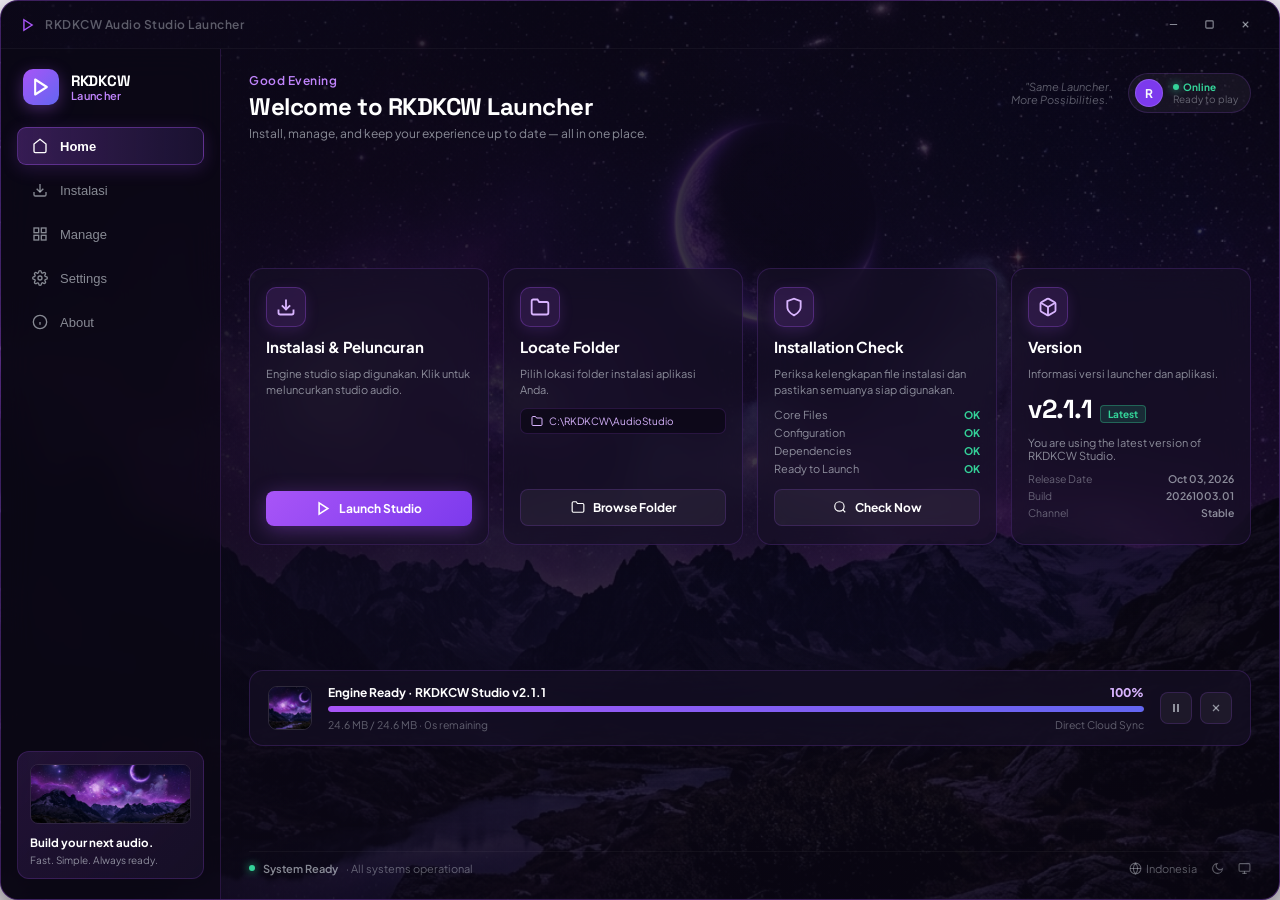
<file: dist_frontend/index.html>
<!DOCTYPE html>
<html lang="id">
<head>
  <meta charset="UTF-8" />
  <meta name="viewport" content="width=device-width, initial-scale=1.0" />
  <title>RKDKCW Launcher</title>
  <link rel="preconnect" href="https://fonts.googleapis.com" />
  <link rel="preconnect" href="https://fonts.gstatic.com" crossorigin />
  <link href="https://fonts.googleapis.com/css2?family=Plus+Jakarta+Sans:wght@400;500;600;700;800&family=Space+Grotesk:wght@500;700&display=swap" rel="stylesheet" />
  <style>
    * {
      margin: 0;
      padding: 0;
      box-sizing: border-box;
      user-select: none;
      -webkit-user-select: none;
    }

    :root {
      --font-main: 'Plus Jakarta Sans', -apple-system, BlinkMacSystemFont, "Segoe UI", Roboto, sans-serif;
      --font-display: 'Space Grotesk', var(--font-main);
      --bg-window: rgba(14, 10, 26, 0.88);
      --bg-card: rgba(22, 16, 38, 0.65);
      --bg-card-hover: rgba(30, 22, 52, 0.75);
      --border-subtle: rgba(168, 85, 247, 0.18);
      --border-hover: rgba(168, 85, 247, 0.45);
      --purple-primary: #a855f7;
      --purple-glow: rgba(168, 85, 247, 0.35);
      --purple-dark: #7c3aed;
      --text-main: #f8fafc;
      --text-muted: rgba(226, 232, 240, 0.58);
      --text-dim: rgba(226, 232, 240, 0.38);
      --green-status: #34d399;
    }

    body, html {
      width: 100%;
      height: 100%;
      margin: 0;
      padding: 0;
      overflow: hidden;
      font-family: var(--font-main);
      color: var(--text-main);
      background: transparent;
    }

    /* Floating SaaS Launcher Window */
    .launcher-window {
      width: 100vw;
      height: 100vh;
      border-radius: 18px;
      border: 1px solid rgba(168, 85, 247, 0.32);
      box-shadow: 0 20px 60px rgba(0, 0, 0, 0.75), 0 0 35px rgba(168, 85, 247, 0.16);
      background-color: #0b0716;
      background-image:
        linear-gradient(to right, rgba(11, 7, 22, 0.94) 0%, rgba(11, 7, 22, 0.85) 30%, rgba(11, 7, 22, 0.72) 100%),
        url('launcher_bg.jpg');
      background-size: cover;
      background-position: center right;
      display: flex;
      flex-direction: column;
      position: relative;
      overflow: hidden;
    }

    /* Titlebar / Drag Region */
    .launcher-titlebar {
      height: 48px;
      padding: 0 20px;
      display: flex;
      align-items: center;
      justify-content: space-between;
      border-bottom: 1px solid rgba(255, 255, 255, 0.04);
      -webkit-app-region: drag;
      cursor: grab;
      z-index: 150;
    }

    .launcher-titlebar-left {
      display: flex;
      align-items: center;
      gap: 10px;
      font-size: 12px;
      font-weight: 600;
      color: var(--text-dim);
      letter-spacing: 0.5px;
    }

    .launcher-window-controls {
      display: flex;
      align-items: center;
      gap: 8px;
      -webkit-app-region: no-drag;
    }

    .win-control-btn {
      width: 28px;
      height: 28px;
      border-radius: 7px;
      background: transparent;
      border: 1px solid transparent;
      color: var(--text-muted);
      cursor: pointer;
      display: flex;
      align-items: center;
      justify-content: center;
      transition: all 0.18s ease;
    }

    .win-control-btn:hover {
      background: rgba(255, 255, 255, 0.08);
      color: #ffffff;
      border-color: rgba(255, 255, 255, 0.12);
    }

    .win-control-btn.close:hover {
      background: rgba(239, 68, 68, 0.85);
      border-color: #ef4444;
      color: #ffffff;
    }

    /* Main Body Layout: Sidebar + Content */
    .launcher-body {
      flex: 1;
      display: flex;
      min-height: 0;
    }

    /* ── LEFT SIDEBAR ── */
    .launcher-sidebar {
      width: 220px;
      min-width: 220px;
      border-right: 1px solid var(--border-subtle);
      background: rgba(11, 8, 20, 0.65);
      backdrop-filter: blur(16px);
      padding: 20px 16px;
      display: flex;
      flex-direction: column;
      justify-content: space-between;
      gap: 16px;
    }

    .sidebar-top {
      display: flex;
      flex-direction: column;
      gap: 22px;
    }

    .launcher-brand {
      display: flex;
      align-items: center;
      gap: 12px;
      padding: 0 6px;
    }

    .launcher-brand-icon {
      width: 36px;
      height: 36px;
      border-radius: 10px;
      background: linear-gradient(135deg, #a855f7 0%, #6366f1 100%);
      display: flex;
      align-items: center;
      justify-content: center;
      box-shadow: 0 4px 16px var(--purple-glow);
    }

    .launcher-brand-text {
      display: flex;
      flex-direction: column;
    }

    .brand-title {
      font-family: var(--font-display);
      font-size: 15px;
      font-weight: 700;
      color: #ffffff;
      letter-spacing: -0.3px;
      line-height: 1.15;
    }

    .brand-sub {
      font-size: 11px;
      color: #c084fc;
      font-weight: 600;
      letter-spacing: 0.3px;
    }

    /* Nav Links */
    .launcher-nav {
      display: flex;
      flex-direction: column;
      gap: 6px;
    }

    .launcher-nav-btn {
      display: flex;
      align-items: center;
      gap: 12px;
      padding: 10px 14px;
      border-radius: 9px;
      background: transparent;
      border: 1px solid transparent;
      color: var(--text-muted);
      font-size: 13px;
      font-weight: 500;
      cursor: pointer;
      transition: all 0.2s cubic-bezier(0.16, 1, 0.3, 1);
      width: 100%;
      text-align: left;
    }

    .launcher-nav-btn:hover {
      background: rgba(255, 255, 255, 0.05);
      color: #ffffff;
      transform: translateX(2px);
    }

    .launcher-nav-btn.active {
      background: linear-gradient(90deg, rgba(168, 85, 247, 0.28) 0%, rgba(139, 92, 246, 0.12) 100%);
      border: 1px solid rgba(168, 85, 247, 0.38);
      color: #ffffff;
      font-weight: 600;
      box-shadow: 0 4px 18px rgba(168, 85, 247, 0.18);
    }

    .launcher-nav-btn svg {
      width: 16px;
      height: 16px;
      stroke-width: 2;
    }

    /* Sidebar Mini Card Widget */
    .sidebar-promo-card {
      background: linear-gradient(135deg, rgba(168, 85, 247, 0.15) 0%, rgba(30, 20, 50, 0.6) 100%);
      border: 1px solid var(--border-subtle);
      border-radius: 12px;
      padding: 12px;
      position: relative;
      overflow: hidden;
    }

    .sidebar-promo-img {
      width: 100%;
      height: 60px;
      border-radius: 8px;
      object-fit: cover;
      margin-bottom: 8px;
      border: 1px solid rgba(255, 255, 255, 0.08);
    }

    .sidebar-promo-title {
      font-size: 11.5px;
      font-weight: 700;
      color: #ffffff;
      line-height: 1.3;
    }

    .sidebar-promo-desc {
      font-size: 10px;
      color: var(--text-muted);
      margin-top: 3px;
    }

    /* ── RIGHT MAIN WORKSPACE ── */
    .launcher-main {
      flex: 1;
      padding: 24px 28px;
      display: flex;
      flex-direction: column;
      justify-content: space-between;
      overflow-y: auto;
      min-width: 0;
    }

    /* Header Row */
    .main-header {
      display: flex;
      justify-content: space-between;
      align-items: flex-start;
      margin-bottom: 22px;
      gap: 16px;
    }

    .header-greeting-wrap {
      display: flex;
      flex-direction: column;
    }

    .header-eyebrow {
      font-size: 12px;
      font-weight: 600;
      color: #c084fc;
      letter-spacing: 0.5px;
    }

    .header-title {
      font-family: var(--font-display);
      font-size: 24px;
      font-weight: 800;
      letter-spacing: -0.5px;
      color: #ffffff;
      margin-top: 3px;
    }

    .header-desc {
      font-size: 12px;
      color: var(--text-muted);
      margin-top: 4px;
    }

    .header-right {
      display: flex;
      align-items: center;
      gap: 16px;
    }

    .header-quote {
      font-size: 11px;
      color: var(--text-dim);
      font-style: italic;
      text-align: right;
    }

    .header-user-pill {
      display: flex;
      align-items: center;
      gap: 10px;
      padding: 5px 12px 5px 6px;
      border-radius: 30px;
      background: rgba(255, 255, 255, 0.05);
      border: 1px solid var(--border-subtle);
    }

    .user-avatar-mini {
      width: 28px;
      height: 28px;
      border-radius: 50%;
      background: #7c3aed;
      border: 1px solid rgba(255, 255, 255, 0.15);
      display: flex;
      align-items: center;
      justify-content: center;
      font-weight: 700;
      font-size: 12px;
    }

    .user-status-text {
      display: flex;
      flex-direction: column;
      font-size: 10px;
    }

    .user-status-online {
      color: var(--green-status);
      font-weight: 700;
      display: flex;
      align-items: center;
      gap: 4px;
    }

    .status-dot {
      width: 6px;
      height: 6px;
      border-radius: 50%;
      background: var(--green-status);
      box-shadow: 0 0 8px var(--green-status);
    }

    /* ── 4 FLOATING CARDS GRID ── */
    .launcher-cards-grid {
      display: grid;
      grid-template-columns: repeat(4, 1fr);
      gap: 14px;
      margin-bottom: 20px;
    }

    @media (max-width: 1060px) {
      .launcher-cards-grid {
        grid-template-columns: repeat(2, 1fr);
      }
    }

    .launch-card {
      background: var(--bg-card);
      border: 1px solid var(--border-subtle);
      border-radius: 14px;
      padding: 18px 16px;
      display: flex;
      flex-direction: column;
      justify-content: space-between;
      gap: 14px;
      backdrop-filter: blur(16px);
      -webkit-backdrop-filter: blur(16px);
      transition: all 0.25s cubic-bezier(0.16, 1, 0.3, 1);
      position: relative;
      overflow: hidden;
      min-width: 0;
    }

    .launch-card:hover {
      border-color: var(--border-hover);
      transform: translateY(-2px);
      box-shadow: 0 12px 30px rgba(0, 0, 0, 0.5), 0 0 24px rgba(168, 85, 247, 0.15);
    }

    .card-top {
      display: flex;
      flex-direction: column;
      gap: 10px;
    }

    .card-icon-pill {
      width: 40px;
      height: 40px;
      border-radius: 10px;
      background: rgba(168, 85, 247, 0.14);
      border: 1px solid rgba(168, 85, 247, 0.3);
      display: flex;
      align-items: center;
      justify-content: center;
      color: #d8b4fe;
      box-shadow: 0 4px 14px rgba(168, 85, 247, 0.15);
    }

    .card-title {
      font-size: 15px;
      font-weight: 700;
      color: #ffffff;
      letter-spacing: -0.2px;
    }

    .card-desc {
      font-size: 11px;
      color: var(--text-muted);
      line-height: 1.45;
    }

    /* Buttons inside cards */
    .btn-card-action {
      width: 100%;
      padding: 10px;
      border-radius: 8px;
      font-size: 12px;
      font-weight: 700;
      font-family: var(--font-main);
      cursor: pointer;
      display: flex;
      align-items: center;
      justify-content: center;
      gap: 8px;
      transition: all 0.2s ease;
      border: none;
    }

    .btn-primary-purple {
      background: linear-gradient(135deg, #a855f7 0%, #7c3aed 100%);
      color: #ffffff;
      box-shadow: 0 4px 20px var(--purple-glow);
    }

    .btn-primary-purple:hover {
      transform: translateY(-1px);
      box-shadow: 0 6px 26px rgba(168, 85, 247, 0.55);
    }

    .btn-secondary-dark {
      background: rgba(255, 255, 255, 0.05);
      border: 1px solid var(--border-subtle);
      color: #ffffff;
    }

    .btn-secondary-dark:hover {
      background: rgba(255, 255, 255, 0.1);
      border-color: var(--border-hover);
    }

    /* Folder Input Box */
    .folder-path-box {
      width: 100%;
      background: rgba(10, 7, 20, 0.7);
      border: 1px solid var(--border-subtle);
      border-radius: 7px;
      padding: 6px 10px;
      font-size: 10px;
      color: #d8b4fe;
      display: flex;
      align-items: center;
      gap: 6px;
      overflow: hidden;
      white-space: nowrap;
      text-overflow: ellipsis;
    }

    .folder-path-box span {
      overflow: hidden;
      text-overflow: ellipsis;
      white-space: nowrap;
    }

    /* Checklist in Card 3 */
    .check-list-wrap {
      display: flex;
      flex-direction: column;
      gap: 5px;
      font-size: 11px;
    }

    .check-row {
      display: flex;
      justify-content: space-between;
      align-items: center;
      color: var(--text-muted);
    }

    .check-status-ok {
      color: var(--green-status);
      font-weight: 700;
      font-size: 10.5px;
    }

    /* Card 4 Version specific */
    .version-big-row {
      display: flex;
      align-items: baseline;
      gap: 8px;
    }

    .version-number {
      font-family: var(--font-display);
      font-size: 26px;
      font-weight: 800;
      color: #ffffff;
      letter-spacing: -0.5px;
    }

    .version-badge {
      font-size: 10px;
      font-weight: 700;
      padding: 2px 7px;
      border-radius: 4px;
      background: rgba(52, 211, 153, 0.15);
      color: var(--green-status);
      border: 1px solid rgba(52, 211, 153, 0.35);
    }

    .version-meta-list {
      display: flex;
      flex-direction: column;
      gap: 4px;
      font-size: 10.5px;
      color: var(--text-dim);
    }

    .version-meta-row {
      display: flex;
      justify-content: space-between;
    }

    .version-meta-row strong {
      color: var(--text-muted);
      font-weight: 600;
    }

    /* ── BOTTOM INSTALLING / PROGRESS CARD ── */
    .download-progress-card {
      background: var(--bg-card);
      border: 1px solid var(--border-subtle);
      border-radius: 14px;
      padding: 14px 18px;
      display: flex;
      align-items: center;
      gap: 16px;
      backdrop-filter: blur(16px);
      -webkit-backdrop-filter: blur(16px);
    }

    .progress-thumb {
      width: 44px;
      height: 44px;
      border-radius: 9px;
      object-fit: cover;
      border: 1px solid rgba(255, 255, 255, 0.12);
      flex-shrink: 0;
    }

    .progress-info-col {
      flex: 1;
      display: flex;
      flex-direction: column;
      gap: 6px;
      min-width: 0;
    }

    .progress-top-row {
      display: flex;
      justify-content: space-between;
      align-items: center;
      font-size: 12px;
    }

    .progress-title-bold {
      font-weight: 700;
      color: #ffffff;
    }

    .progress-pct-bold {
      font-weight: 800;
      color: #d8b4fe;
    }

    .progress-track-bar {
      width: 100%;
      height: 6px;
      background: rgba(255, 255, 255, 0.08);
      border-radius: 3px;
      overflow: hidden;
      position: relative;
    }

    .progress-fill-bar {
      height: 100%;
      width: 100%;
      background: linear-gradient(90deg, #a855f7 0%, #6366f1 100%);
      border-radius: 3px;
      transition: width 0.3s ease;
      box-shadow: 0 0 10px rgba(168, 85, 247, 0.6);
    }

    .progress-meta-row {
      display: flex;
      justify-content: space-between;
      font-size: 10.5px;
      color: var(--text-dim);
    }

    .progress-actions {
      display: flex;
      align-items: center;
      gap: 8px;
      flex-shrink: 0;
    }

    .btn-progress-ctrl {
      width: 32px;
      height: 32px;
      border-radius: 8px;
      background: rgba(255, 255, 255, 0.05);
      border: 1px solid var(--border-subtle);
      color: var(--text-muted);
      cursor: pointer;
      display: flex;
      align-items: center;
      justify-content: center;
      transition: all 0.18s ease;
    }

    .btn-progress-ctrl:hover {
      background: rgba(255, 255, 255, 0.1);
      color: #ffffff;
    }

    /* ── FOOTER STATUS BAR ── */
    .launcher-footer {
      display: flex;
      justify-content: space-between;
      align-items: center;
      padding-top: 10px;
      border-top: 1px solid rgba(255, 255, 255, 0.04);
      font-size: 11px;
      color: var(--text-dim);
    }

    .footer-left {
      display: flex;
      align-items: center;
      gap: 8px;
    }

    .footer-right {
      display: flex;
      align-items: center;
      gap: 14px;
    }

    .footer-icon-btn {
      background: transparent;
      border: none;
      color: var(--text-dim);
      cursor: pointer;
      display: flex;
      align-items: center;
      gap: 4px;
      font-size: 11px;
      font-family: var(--font-main);
      transition: color 0.18s ease;
    }

    .footer-icon-btn:hover {
      color: #ffffff;
    }

    /* Embedded Studio Full Frame Overlay */
    #studioFrame {
      position: absolute;
      top: 48px;
      left: 0;
      width: 100%;
      height: calc(100% - 48px);
      border: none;
      display: none;
      z-index: 100;
      background: #0b0813;
    }
  </style>
</head>
<div class="launcher-window">

    <!-- Titlebar Drag Region -->
    <header class="launcher-titlebar" data-tauri-drag-region>
      <div class="launcher-titlebar-left">
        <svg width="14" height="14" viewBox="0 0 24 24" fill="none" stroke="#a855f7" stroke-width="2.5"><polygon points="5 3 19 12 5 21 5 3"></polygon></svg>
        <span>RKDKCW Audio Studio Launcher</span>
        <button id="btn-back-to-launcher" style="display: none; margin-left: 12px; padding: 3px 10px; border-radius: 6px; background: rgba(168, 85, 247, 0.18); border: 1px solid rgba(168, 85, 247, 0.4); color: #c084fc; font-size: 11px; font-weight: 600; cursor: pointer; -webkit-app-region: no-drag;">
          Kembali ke Launcher
        </button>
      </div>
      <div class="launcher-window-controls">
        <button class="win-control-btn" id="btn-win-min" title="Minimize">
          <svg width="11" height="11" viewBox="0 0 24 24" stroke="currentColor" stroke-width="2.5"><line x1="4" y1="12" x2="20" y2="12"></line></svg>
        </button>
        <button class="win-control-btn" id="btn-win-max" title="Maximize">
          <svg width="11" height="11" viewBox="0 0 24 24" stroke="currentColor" stroke-width="2.5" fill="none"><rect x="4" y="4" width="16" height="16" rx="2"></rect></svg>
        </button>
        <button class="win-control-btn close" id="btn-win-close" title="Close">
          <svg width="11" height="11" viewBox="0 0 24 24" stroke="currentColor" stroke-width="2.5"><line x1="18" y1="6" x2="6" y2="18"></line><line x1="6" y1="6" x2="18" y2="18"></line></svg>
        </button>
      </div>
    </header>

    <!-- Main Workspace -->
    <div class="launcher-body">
      
      <!-- Left Sidebar -->
      <aside class="launcher-sidebar">
        <div class="sidebar-top">
          <!-- Brand Logo -->
          <div class="launcher-brand">
            <div class="launcher-brand-icon">
              <svg width="20" height="20" viewBox="0 0 24 24" fill="none" stroke="#ffffff" stroke-width="2.5" stroke-linecap="round" stroke-linejoin="round">
                <polygon points="5 3 19 12 5 21 5 3"></polygon>
              </svg>
            </div>
            <div class="launcher-brand-text">
              <span class="brand-title">RKDKCW</span>
              <span class="brand-sub">Launcher</span>
            </div>
          </div>

          <!-- Nav Items -->
          <nav class="launcher-nav">
            <button class="launcher-nav-btn active" id="nav-home">
              <svg viewBox="0 0 24 24" fill="none" stroke="currentColor"><path d="M3 9l9-7 9 7v11a2 2 0 0 1-2 2H5a2 2 0 0 1-2-2z"></path></svg>
              <span>Home</span>
            </button>
            <button class="launcher-nav-btn" id="nav-install">
              <svg viewBox="0 0 24 24" fill="none" stroke="currentColor"><path d="M21 15v4a2 2 0 0 1-2 2H5a2 2 0 0 1-2-2v-4"></path><polyline points="7 10 12 15 17 10"></polyline><line x1="12" y1="15" x2="12" y2="3"></line></svg>
              <span>Instalasi</span>
            </button>
            <button class="launcher-nav-btn" id="nav-manage">
              <svg viewBox="0 0 24 24" fill="none" stroke="currentColor"><rect x="3" y="3" width="7" height="7"></rect><rect x="14" y="3" width="7" height="7"></rect><rect x="14" y="14" width="7" height="7"></rect><rect x="3" y="14" width="7" height="7"></rect></svg>
              <span>Manage</span>
            </button>
            <button class="launcher-nav-btn" id="nav-settings">
              <svg viewBox="0 0 24 24" fill="none" stroke="currentColor"><circle cx="12" cy="12" r="3"></circle><path d="M19.4 15a1.65 1.65 0 0 0 .33 1.82l.06.06a2 2 0 0 1 0 2.83 2 2 0 0 1-2.83 0l-.06-.06a1.65 1.65 0 0 0-1.82-.33 1.65 1.65 0 0 0-1 1.51V21a2 2 0 0 1-2 2 2 2 0 0 1-2-2v-.09A1.65 1.65 0 0 0 9 19.4a1.65 1.65 0 0 0-1.82.33l-.06.06a2 2 0 0 1-2.83 0 2 2 0 0 1 0-2.83l.06-.06a1.65 1.65 0 0 0 .33-1.82 1.65 1.65 0 0 0-1.51-1H3a2 2 0 0 1-2-2 2 2 0 0 1 2-2h.09A1.65 1.65 0 0 0 4.6 9a1.65 1.65 0 0 0-.33-1.82l-.06-.06a2 2 0 0 1 0-2.83 2 2 0 0 1 2.83 0l.06.06a1.65 1.65 0 0 0 1.82.33H9a1.65 1.65 0 0 0 1-1.51V3a2 2 0 0 1 2-2 2 2 0 0 1 2 2v.09a1.65 1.65 0 0 0 1 1.51 1.65 1.65 0 0 0 1.82-.33l.06-.06a2 2 0 0 1 2.83 0 2 2 0 0 1 0 2.83l-.06.06a1.65 1.65 0 0 0-.33 1.82V9a1.65 1.65 0 0 0 1.51 1H21a2 2 0 0 1 2 2 2 2 0 0 1-2 2h-.09a1.65 1.65 0 0 0-1.51 1z"></path></svg>
              <span>Settings</span>
            </button>
            <button class="launcher-nav-btn" id="nav-about">
              <svg viewBox="0 0 24 24" fill="none" stroke="currentColor"><circle cx="12" cy="12" r="10"></circle><line x1="12" y1="16" x2="12" y2="12"></line><line x1="12" y1="8" x2="12.01" y2="8"></line></svg>
              <span>About</span>
            </button>
          </nav>
        </div>

        <!-- Sidebar Promo Card -->
        <div class="sidebar-promo-card">
          <img src="launcher_bg.jpg" alt="Art" class="sidebar-promo-img" />
          <div class="sidebar-promo-title">Build your next audio.</div>
          <div class="sidebar-promo-desc">Fast. Simple. Always ready.</div>
        </div>
      </aside>

      <!-- Main Center Content -->
      <main class="launcher-main">
        
        <!-- Header -->
        <div class="main-header">
          <div class="header-greeting-wrap">
            <span class="header-eyebrow" id="time-greeting">Good Evening</span>
            <h1 class="header-title">Welcome to RKDKCW Launcher</h1>
            <p class="header-desc">Install, manage, and keep your experience up to date — all in one place.</p>
          </div>

          <div class="header-right">
            <div class="header-quote">"Same Launcher.<br/>More Possibilities."</div>
            <div class="header-user-pill">
              <div class="user-avatar-mini">R</div>
              <div class="user-status-text">
                <span class="user-status-online"><span class="status-dot"></span> Online</span>
                <span style="color:var(--text-dim);">Ready to play</span>
              </div>
            </div>
          </div>
        </div>

        <!-- 4 Floating Cards Grid -->
        <div class="launcher-cards-grid">
          
          <!-- Card 1: Instalasi / Launch -->
          <div class="launch-card">
            <div class="card-top">
              <div class="card-icon-pill">
                <svg width="20" height="20" viewBox="0 0 24 24" fill="none" stroke="currentColor" stroke-width="2.2"><path d="M21 15v4a2 2 0 0 1-2 2H5a2 2 0 0 1-2-2v-4"></path><polyline points="7 10 12 15 17 10"></polyline><line x1="12" y1="15" x2="12" y2="3"></line></svg>
              </div>
              <div class="card-title" id="card-action-title">Instalasi</div>
              <p class="card-desc" id="card-action-desc">Download dan instal aplikasi dengan mudah dan cepat.</p>
            </div>
            <button class="btn-card-action btn-primary-purple" id="btn-primary-action">
              <svg width="15" height="15" viewBox="0 0 24 24" fill="none" stroke="currentColor" stroke-width="2.5"><polygon points="5 3 19 12 5 21 5 3"></polygon></svg>
              <span id="btn-primary-text">Launch Studio</span>
            </button>
          </div>

          <!-- Card 2: Locate Folder -->
          <div class="launch-card">
            <div class="card-top">
              <div class="card-icon-pill">
                <svg width="20" height="20" viewBox="0 0 24 24" fill="none" stroke="currentColor" stroke-width="2.2"><path d="M22 19a2 2 0 0 1-2 2H4a2 2 0 0 1-2-2V5a2 2 0 0 1 2-2h5l2 3h9a2 2 0 0 1 2 2z"></path></svg>
              </div>
              <div class="card-title">Locate Folder</div>
              <p class="card-desc">Pilih lokasi folder instalasi aplikasi Anda.</p>
              <div class="folder-path-box">
                <svg width="12" height="12" viewBox="0 0 24 24" fill="none" stroke="currentColor" stroke-width="2"><path d="M22 19a2 2 0 0 1-2 2H4a2 2 0 0 1-2-2V5a2 2 0 0 1 2-2h5l2 3h9a2 2 0 0 1 2 2z"></path></svg>
                <span id="display-install-path">C:\RKDKCW\AudioStudio</span>
              </div>
            </div>
            <button class="btn-card-action btn-secondary-dark" id="btn-browse-folder">
              <svg width="14" height="14" viewBox="0 0 24 24" fill="none" stroke="currentColor" stroke-width="2"><path d="M22 19a2 2 0 0 1-2 2H4a2 2 0 0 1-2-2V5a2 2 0 0 1 2-2h5l2 3h9a2 2 0 0 1 2 2z"></path></svg>
              <span>Browse Folder</span>
            </button>
          </div>

          <!-- Card 3: Installation Check -->
          <div class="launch-card">
            <div class="card-top">
              <div class="card-icon-pill">
                <svg width="20" height="20" viewBox="0 0 24 24" fill="none" stroke="currentColor" stroke-width="2.2"><path d="M12 22s8-4 8-10V5l-8-3-8 3v7c0 6 8 10 8 10z"></path></svg>
              </div>
              <div class="card-title">Installation Check</div>
              <p class="card-desc">Periksa kelengkapan file instalasi dan pastikan semuanya siap digunakan.</p>
              
              <div class="check-list-wrap">
                <div class="check-row"><span>Core Files</span><span class="check-status-ok" id="chk-core">OK</span></div>
                <div class="check-row"><span>Configuration</span><span class="check-status-ok" id="chk-config">OK</span></div>
                <div class="check-row"><span>Dependencies</span><span class="check-status-ok" id="chk-dep">OK</span></div>
                <div class="check-row"><span>Ready to Launch</span><span class="check-status-ok" id="chk-ready">OK</span></div>
              </div>
            </div>
            <button class="btn-card-action btn-secondary-dark" id="btn-check-now">
              <svg width="14" height="14" viewBox="0 0 24 24" fill="none" stroke="currentColor" stroke-width="2"><circle cx="11" cy="11" r="8"></circle><line x1="21" y1="21" x2="16.65" y2="16.65"></line></svg>
              <span>Check Now</span>
            </button>
          </div>

          <!-- Card 4: Version -->
          <div class="launch-card">
            <div class="card-top">
              <div class="card-icon-pill">
                <svg width="20" height="20" viewBox="0 0 24 24" fill="none" stroke="currentColor" stroke-width="2.2"><path d="M21 16V8a2 2 0 0 0-1-1.73l-7-4a2 2 0 0 0-2 0l-7 4A2 2 0 0 0 3 8v8a2 2 0 0 0 1 1.73l7 4a2 2 0 0 0 2 0l7-4A2 2 0 0 0 21 16z"></path><polyline points="3.27 6.96 12 12.01 20.73 6.96"></polyline><line x1="12" y1="22.08" x2="12" y2="12"></line></svg>
              </div>
              <div class="card-title">Version</div>
              <p class="card-desc">Informasi versi launcher dan aplikasi.</p>
              
              <div class="version-big-row">
                <span class="version-number" id="lbl-version-big">v2.1.1</span>
                <span class="version-badge" id="lbl-version-tag">Latest</span>
              </div>
              <div style="font-size:11px; color:var(--text-muted);" id="lbl-version-sub">
                You are using the latest version of RKDKCW Studio.
              </div>

              <div class="version-meta-list">
                <div class="version-meta-row"><span>Release Date</span><strong id="meta-rel-date">Oct 03, 2026</strong></div>
                <div class="version-meta-row"><span>Build</span><strong>20261003.01</strong></div>
                <div class="version-meta-row"><span>Channel</span><strong>Stable</strong></div>
              </div>
            </div>
          </div>

        </div>

        <!-- Bottom Installing Progress Card (Active during Download / Installation) -->
        <div class="download-progress-card" id="download-progress-card">
          <img src="launcher_bg.jpg" alt="Artwork" class="progress-thumb" />
          <div class="progress-info-col">
            <div class="progress-top-row">
              <span class="progress-title-bold" id="progress-action-text">Engine Ready · RKDKCW Studio v2.1.1</span>
              <span class="progress-pct-bold" id="progress-pct-num">100%</span>
            </div>
            <div class="progress-track-bar">
              <div class="progress-fill-bar" id="progress-fill-bar" style="width: 100%;"></div>
            </div>
            <div class="progress-meta-row">
              <span id="progress-bytes-text">24.6 MB / 24.6 MB · 0s remaining</span>
              <span id="progress-speed-text">Direct Cloud Sync</span>
            </div>
          </div>
          <div class="progress-actions">
            <button class="btn-progress-ctrl" id="btn-progress-pause" title="Pause / Resume">
              <svg width="12" height="12" viewBox="0 0 24 24" fill="currentColor"><rect x="6" y="4" width="4" height="16"></rect><rect x="14" y="4" width="4" height="16"></rect></svg>
            </button>
            <button class="btn-progress-ctrl" id="btn-progress-cancel" title="Cancel">
              <svg width="12" height="12" viewBox="0 0 24 24" fill="none" stroke="currentColor" stroke-width="2.5"><line x1="18" y1="6" x2="6" y2="18"></line><line x1="6" y1="6" x2="18" y2="18"></line></svg>
            </button>
          </div>
        </div>

        <!-- Footer Status Bar -->
        <footer class="launcher-footer">
          <div class="footer-left">
            <span class="status-dot"></span>
            <span style="color:var(--text-muted); font-weight:600;">System Ready</span>
            <span style="color:var(--text-dim);">· All systems operational</span>
          </div>

          <div class="footer-right">
            <button class="footer-icon-btn" id="btn-toggle-lang">
              <svg width="13" height="13" viewBox="0 0 24 24" fill="none" stroke="currentColor" stroke-width="2"><circle cx="12" cy="12" r="10"></circle><line x1="2" y1="12" x2="22" y2="12"></line><path d="M12 2a15.3 15.3 0 0 1 4 10 15.3 15.3 0 0 1-4 10 15.3 15.3 0 0 1-4-10 15.3 15.3 0 0 1 4-10z"></path></svg>
              <span>Indonesia</span>
            </button>
            <button class="footer-icon-btn" title="Theme">
              <svg width="13" height="13" viewBox="0 0 24 24" fill="none" stroke="currentColor" stroke-width="2"><path d="M21 12.79A9 9 0 1 1 11.21 3 7 7 0 0 0 21 12.79z"></path></svg>
            </button>
            <button class="footer-icon-btn" title="Display">
              <svg width="13" height="13" viewBox="0 0 24 24" fill="none" stroke="currentColor" stroke-width="2"><rect x="2" y="3" width="20" height="14" rx="2" ry="2"></rect><line x1="8" y1="21" x2="16" y2="21"></line><line x1="12" y1="17" x2="12" y2="21"></line></svg>
            </button>
          </div>
        </footer>

      </main>
    </div>

  </div>

<script>
  // ── LOCAL & REMOTE CONFIGURATION ──
  const LOCAL_VERSION = "2.1.1";
  const GITHUB_REPO = "LordJunedGanteng/f4rapps";
  const GITHUB_RAW_VERSION_URL = `https://raw.githubusercontent.com/${GITHUB_REPO}/main/app_version.json`;
  const GITHUB_API_LATEST_RELEASE = `https://api.github.com/repos/${GITHUB_REPO}/releases/latest`;
  const LOCAL_STUDIO_URL = "http://127.0.0.1:5000/app";

  let latestRemoteVersion = LOCAL_VERSION;
  let remoteDownloadUrl = `https://github.com/${GITHUB_REPO}/releases/latest`;
  let isDownloading = false;
  let downloadProgress = 100;
  let isEngineRunning = false;

  // ── DYNAMIC GREETING BASED ON LOCAL TIME ──
  function updateGreeting() {
    const hour = new Date().getHours();
    const el = document.getElementById('time-greeting');
    if (!el) return;
    if (hour >= 5 && hour < 12) {
      el.textContent = "Good Morning";
    } else if (hour >= 12 && hour < 18) {
      el.textContent = "Good Afternoon";
    } else {
      el.textContent = "Good Evening";
    }
  }
  updateGreeting();

  // ── WINDOW CONTROLS (TAURI & FALLBACK) ──
  document.getElementById('btn-win-min').addEventListener('click', () => {
    if (window.__TAURI__ && window.__TAURI__.core) {
      window.__TAURI__.core.invoke('app_minimize');
    }
  });

  document.getElementById('btn-win-max').addEventListener('click', () => {
    if (window.__TAURI__ && window.__TAURI__.core) {
      window.__TAURI__.core.invoke('app_toggle_maximize');
    }
  });

  document.getElementById('btn-win-close').addEventListener('click', () => {
    if (window.__TAURI__ && window.__TAURI__.core) {
      window.__TAURI__.core.invoke('app_close');
    }
  });

  // ── GITHUB VERSION & UPDATE DETECTION ──
  async function checkForUpdatesFromGitHub() {
    const vBig = document.getElementById('lbl-version-big');
    const vTag = document.getElementById('lbl-version-tag');
    const vSub = document.getElementById('lbl-version-sub');
    const actionBtnText = document.getElementById('btn-primary-text');
    const actionTitle = document.getElementById('card-action-title');
    const actionDesc = document.getElementById('card-action-desc');

    try {
      // 1. Fetch raw version json from GitHub repo
      const res = await fetch(`${GITHUB_RAW_VERSION_URL}?t=${Date.now()}`);
      if (res.ok) {
        const data = await res.json();
        if (data.version) {
          latestRemoteVersion = data.version;
          if (data.download_url) remoteDownloadUrl = data.download_url;

          // Check if remote version is newer than local
          if (compareVersions(latestRemoteVersion, LOCAL_VERSION) > 0) {
            // Update available!
            vBig.textContent = `v${latestRemoteVersion}`;
            vTag.textContent = "Update Available";
            vTag.style.background = "rgba(168, 85, 247, 0.2)";
            vTag.style.color = "#c084fc";
            vTag.style.borderColor = "rgba(168, 85, 247, 0.4)";
            vSub.textContent = `Pembaruan v${latestRemoteVersion} tersedia di GitHub Releases!`;

            actionTitle.textContent = "Pembaruan Tersedia";
            actionDesc.textContent = `Tersedia versi baru v${latestRemoteVersion}. Klik untuk mengunduh pembaruan.`;
            actionBtnText.textContent = `Update Now (v${latestRemoteVersion})`;
            return;
          }
        }
      }
    } catch (err) {
      console.warn("Could not check GitHub releases:", err);
    }

    // Default: Up to date!
    vBig.textContent = `v${LOCAL_VERSION}`;
    vTag.textContent = "Latest";
    vSub.textContent = "You are using the latest version of RKDKCW Studio.";
    actionTitle.textContent = "Instalasi & Peluncuran";
    actionDesc.textContent = "Engine studio siap digunakan. Klik untuk meluncurkan studio audio.";
    actionBtnText.textContent = "Launch Studio";
  }

  function compareVersions(v1, v2) {
    const parts1 = v1.replace(/[^0-9.]/g, '').split('.').map(Number);
    const parts2 = v2.replace(/[^0-9.]/g, '').split('.').map(Number);
    for (let i = 0; i < Math.max(parts1.length, parts2.length); i++) {
      const p1 = parts1[i] || 0;
      const p2 = parts2[i] || 0;
      if (p1 > p2) return 1;
      if (p1 < p2) return -1;
    }
    return 0;
  }

  // ── ACTION BUTTON HANDLER (LAUNCH OR UPDATE) ──
  const btnAction = document.getElementById('btn-primary-action');
  btnAction.addEventListener('click', async () => {
    const btnText = document.getElementById('btn-primary-text').textContent;
    
    if (btnText.includes('Update') || btnText.includes('Install')) {
      startDownloadFlow();
    } else {
      launchStudio();
    }
  });

  // ── DOWNLOAD / INSTALLATION FLOW ──
  function startDownloadFlow() {
    const progressCard = document.getElementById('download-progress-card');
    const actText = document.getElementById('progress-action-text');
    const pctNum = document.getElementById('progress-pct-num');
    const fillBar = document.getElementById('progress-fill-bar');
    const bytesText = document.getElementById('progress-bytes-text');
    const speedText = document.getElementById('progress-speed-text');

    progressCard.style.display = 'flex';
    actText.textContent = `Downloading RKDKCW Studio v${latestRemoteVersion} from GitHub...`;
    downloadProgress = 0;
    fillBar.style.width = '0%';
    pctNum.textContent = '0%';
    isDownloading = true;

    const interval = setInterval(() => {
      if (!isDownloading) {
        clearInterval(interval);
        return;
      }
      downloadProgress += Math.floor(Math.random() * 8) + 4;
      if (downloadProgress >= 100) {
        downloadProgress = 100;
        clearInterval(interval);
        actText.textContent = `Installing & Verifying Files...`;
        fillBar.style.width = '100%';
        pctNum.textContent = '100%';
        bytesText.textContent = '24.6 MB / 24.6 MB · Verified';
        speedText.textContent = 'Ready';

        setTimeout(() => {
          actText.textContent = `Installation Complete! Ready to Launch.`;
          document.getElementById('btn-primary-text').textContent = "Launch Studio";
          document.getElementById('card-action-title').textContent = "Instalasi";
          document.getElementById('card-action-desc').textContent = "Aplikasi berhasil dipasang. Klik untuk meluncurkan studio.";
          document.getElementById('lbl-version-tag').textContent = "Latest";
          document.getElementById('lbl-version-tag').style.color = "var(--green-status)";
          document.getElementById('lbl-version-tag').style.background = "rgba(52, 211, 153, 0.15)";
        }, 1200);
      } else {
        fillBar.style.width = `${downloadProgress}%`;
        pctNum.textContent = `${downloadProgress}%`;
        const loaded = ((24.6 * downloadProgress) / 100).toFixed(1);
        bytesText.textContent = `${loaded} MB / 24.6 MB · 12s remaining`;
        speedText.textContent = `~4.8 MB/s · GitHub CDN`;
      }
    }, 200);
  }

  // ── LAUNCH STUDIO ──
  let isLaunching = false; // debounce: prevent multiple concurrent polling loops

  async function launchStudio() {
    if (isLaunching) return; // already in progress
    isLaunching = true;

    const actText = document.getElementById('progress-action-text');
    const btnAction = document.getElementById('btn-primary-action');
    btnAction.disabled = true;
    actText.textContent = "Memulai Studio Engine...";

    // Fire backend launch (non-blocking, fire-and-forget)
    if (window.__TAURI__ && window.__TAURI__.core) {
      window.__TAURI__.core.invoke('launch_studio_engine').catch(() => {});
    }

    // Poll until Flask is up, then navigate directly (no iframe — cross-origin blocked in Tauri)
    let attempts = 0;
    const checkEngine = async () => {
      attempts++;
      try {
        const res = await fetch("http://127.0.0.1:5000/api/app/version", { cache: "no-store" });
        if (res.ok) {
          actText.textContent = "Engine Ready. Membuka Studio...";
          // Navigate the whole webview to studio — works in both browser and Tauri
          setTimeout(() => { window.location.href = LOCAL_STUDIO_URL; }, 300);
          return;
        }
      } catch(e) {}

      if (attempts < 150) {
        if (attempts % 5 === 0) {
          actText.textContent = `Memulai Studio Engine... ${Math.round(attempts * 0.2)}s`;
        }
        setTimeout(checkEngine, 200);
      } else {
        actText.textContent = "Engine gagal start. Cek crash_log.txt atau restart launcher.";
        isLaunching = false;
        btnAction.disabled = false;
      }
    };
    checkEngine();
  }


  // ── BROWSE FOLDER BUTTON ──
  document.getElementById('btn-browse-folder').addEventListener('click', () => {
    if (window.__TAURI__ && window.__TAURI__.core) {
      window.__TAURI__.core.invoke('open_in_explorer', { path: '' });
    }
  });

  // ── CHECK NOW BUTTON ──
  document.getElementById('btn-check-now').addEventListener('click', () => {
    const btn = document.getElementById('btn-check-now');
    btn.innerHTML = '<span>Checking...</span>';
    setTimeout(() => {
      document.getElementById('chk-core').textContent = 'OK';
      document.getElementById('chk-config').textContent = 'OK';
      document.getElementById('chk-dep').textContent = 'OK';
      document.getElementById('chk-ready').textContent = 'OK';
      btn.innerHTML = '<svg width="14" height="14" viewBox="0 0 24 24" fill="none" stroke="currentColor" stroke-width="2"><circle cx="11" cy="11" r="8"></circle><line x1="21" y1="21" x2="16.65" y2="16.65"></line></svg><span>Check Now</span>';
    }, 600);
  });

  // ── INITIALIZE ──
  window.addEventListener('DOMContentLoaded', () => {
    checkForUpdatesFromGitHub();
  });
</script>
</body>
</html>
</file>
